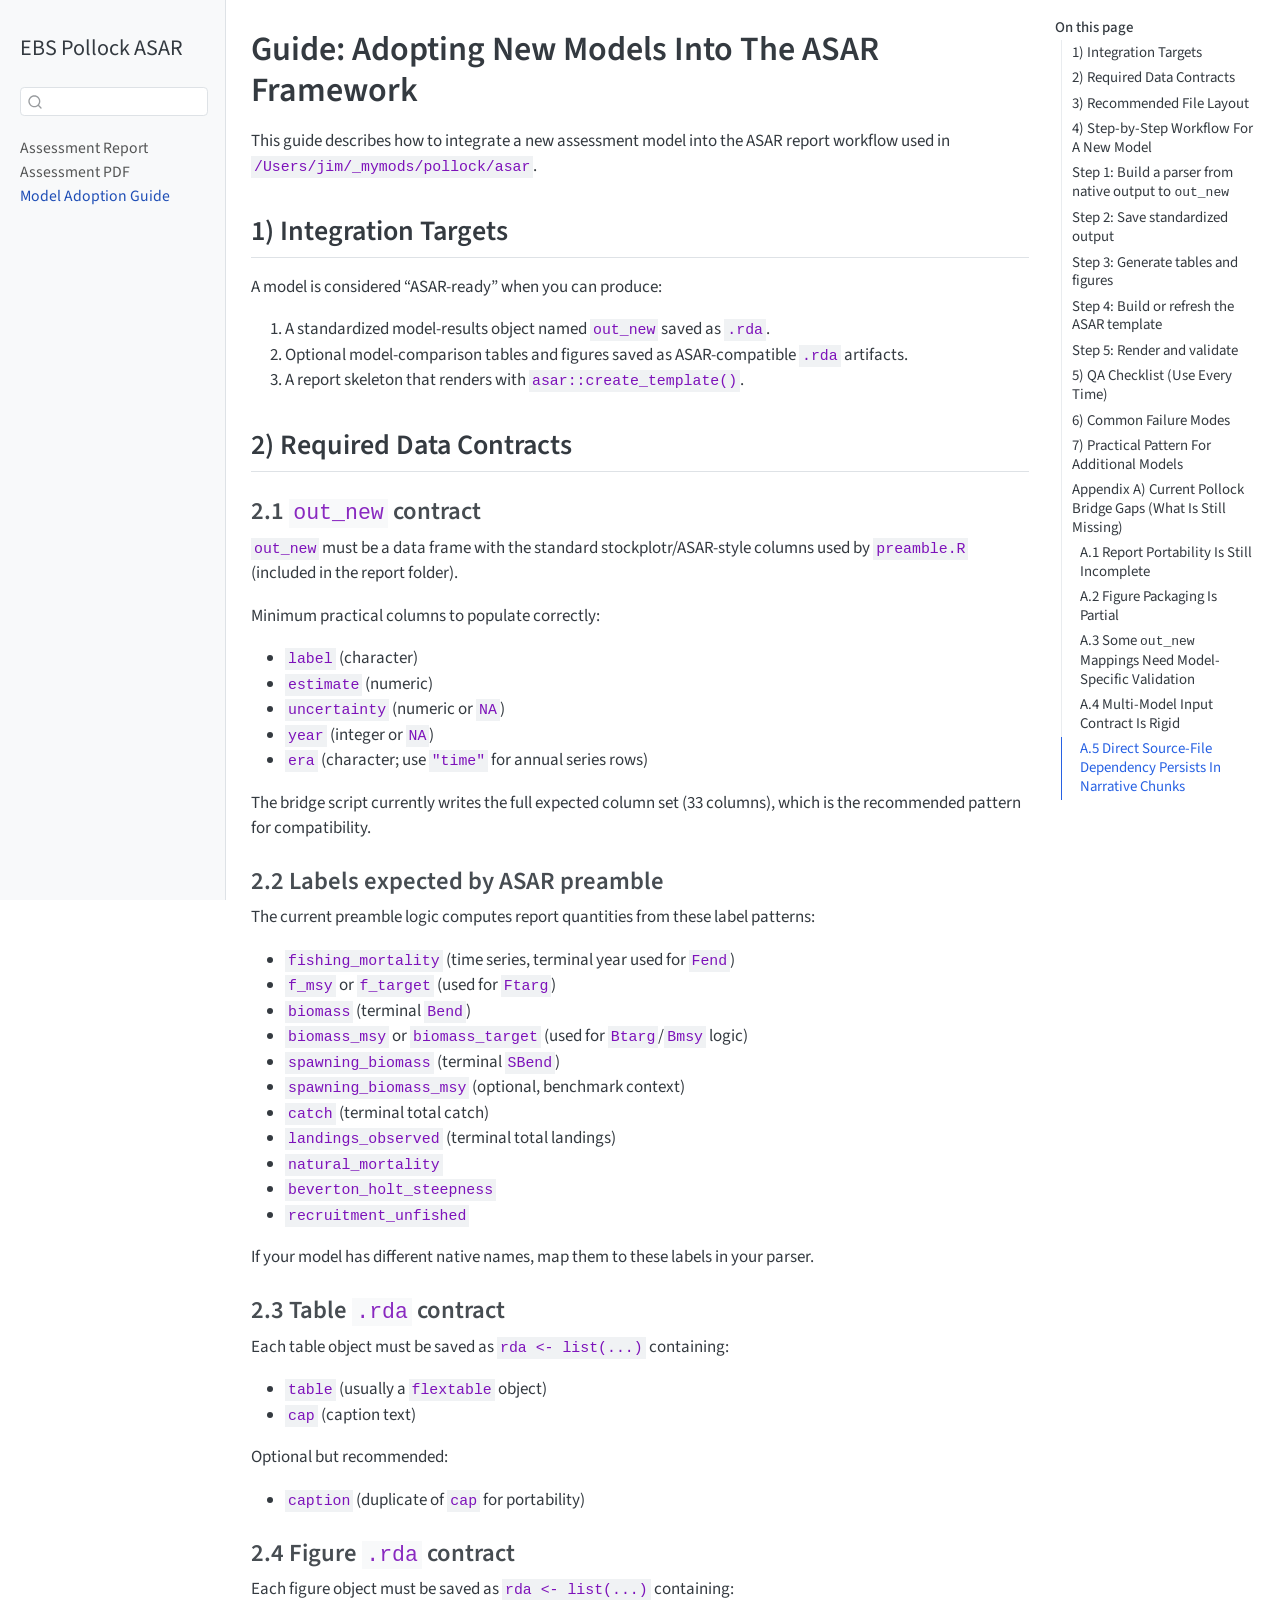
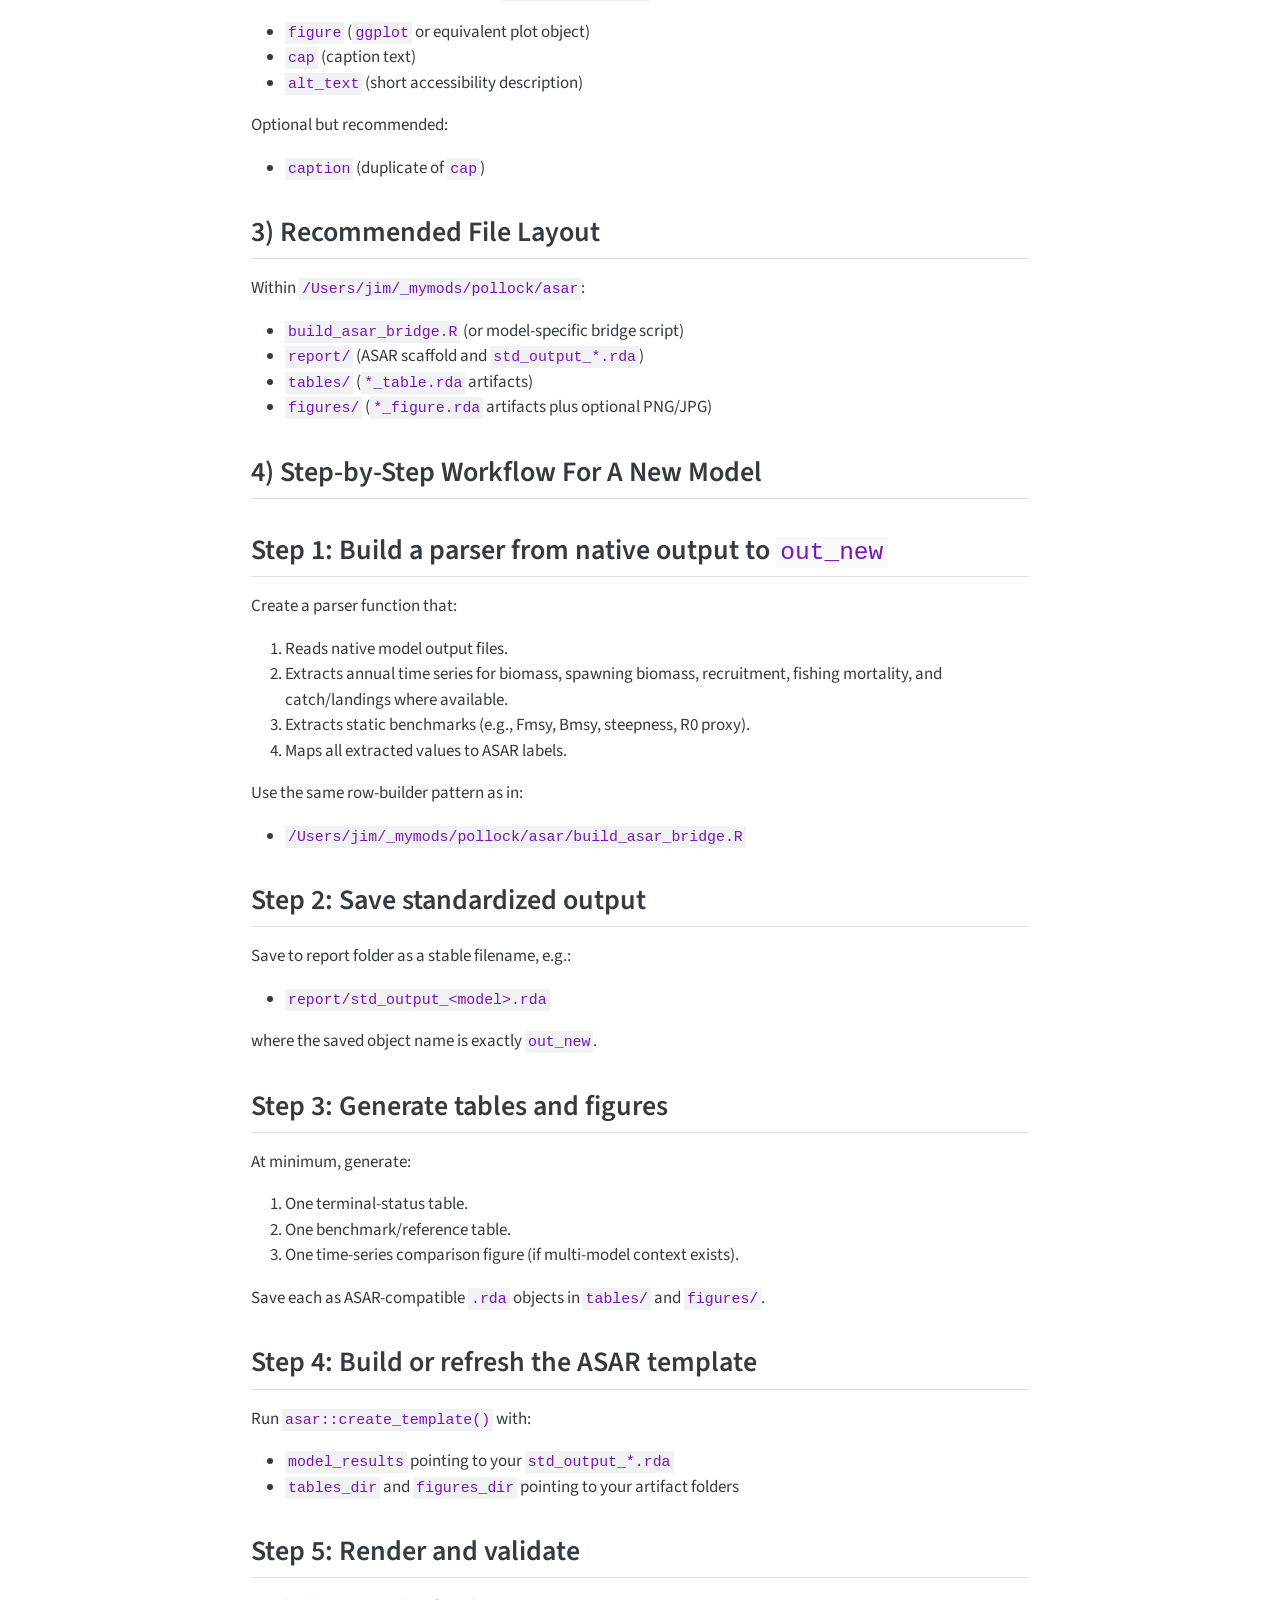
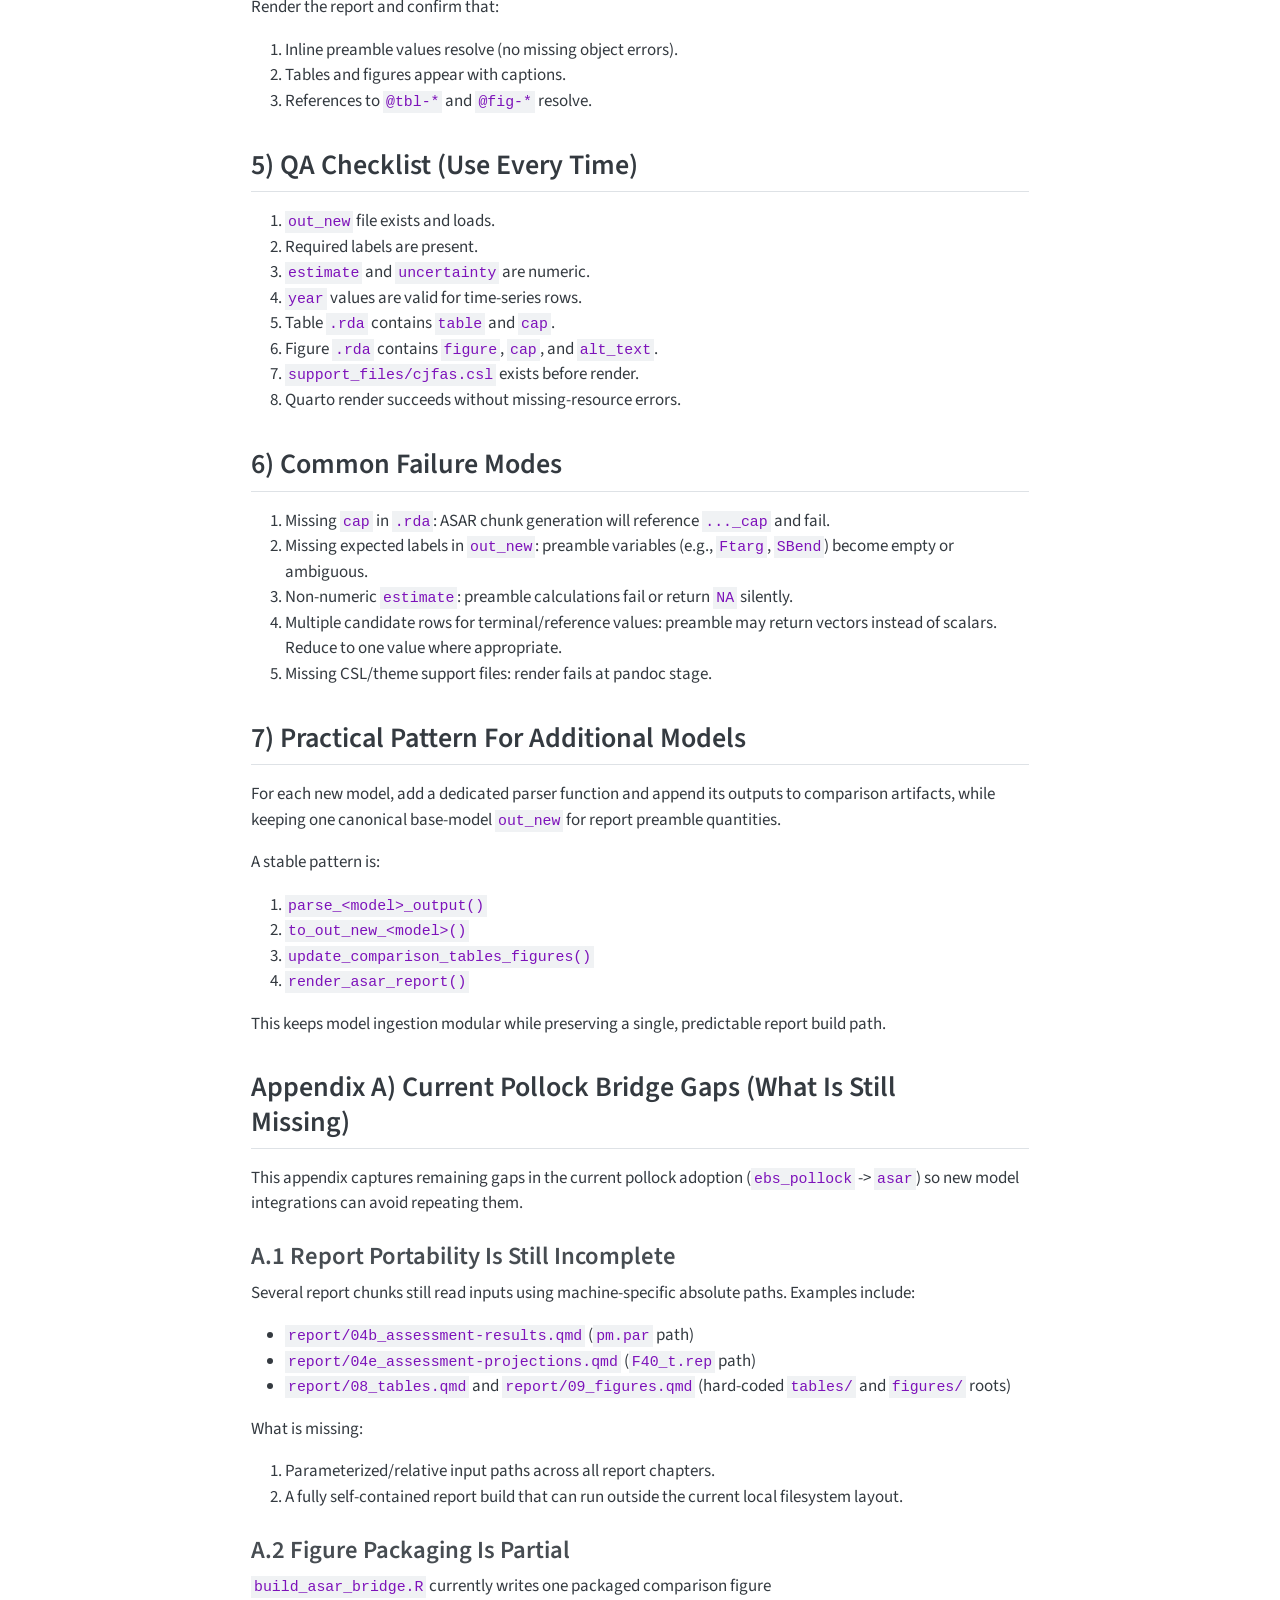
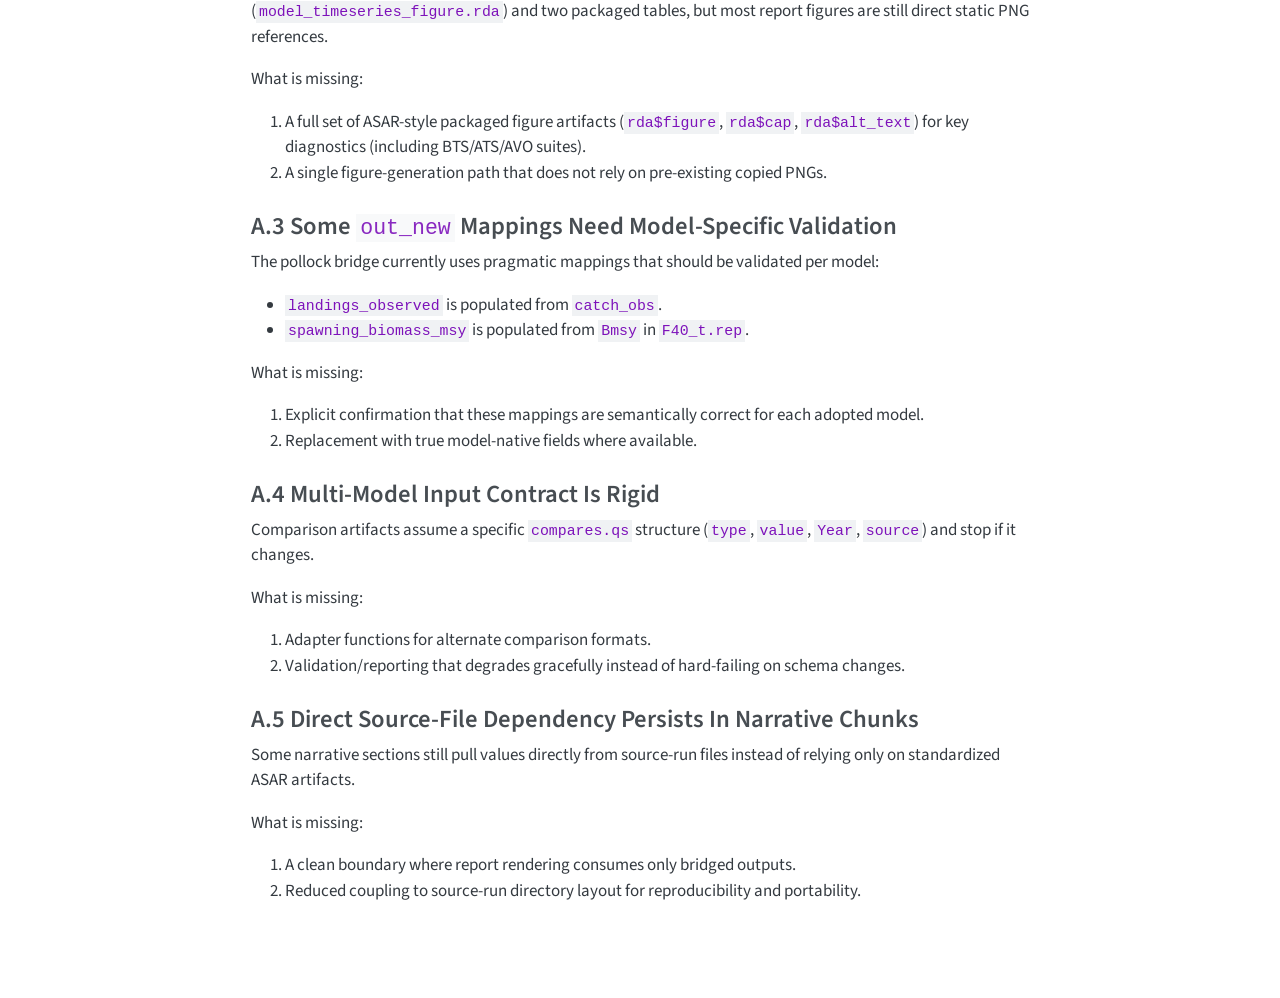
<file: docs/MODEL_ADOPTION_GUIDE.html>
<!DOCTYPE html>
<html xmlns="http://www.w3.org/1999/xhtml" lang="en" xml:lang="en"><head>

<meta charset="utf-8">
<meta name="generator" content="quarto-1.8.26">

<meta name="viewport" content="width=device-width, initial-scale=1.0, user-scalable=yes">


<title>Guide: Adopting New Models Into The ASAR Framework – EBS Pollock ASAR</title>
<style>
code{white-space: pre-wrap;}
span.smallcaps{font-variant: small-caps;}
div.columns{display: flex; gap: min(4vw, 1.5em);}
div.column{flex: auto; overflow-x: auto;}
div.hanging-indent{margin-left: 1.5em; text-indent: -1.5em;}
ul.task-list{list-style: none;}
ul.task-list li input[type="checkbox"] {
  width: 0.8em;
  margin: 0 0.8em 0.2em -1em; /* quarto-specific, see https://github.com/quarto-dev/quarto-cli/issues/4556 */ 
  vertical-align: middle;
}
</style>


<script src="site_libs/quarto-nav/quarto-nav.js"></script>
<script src="site_libs/quarto-nav/headroom.min.js"></script>
<script src="site_libs/clipboard/clipboard.min.js"></script>
<script src="site_libs/quarto-search/autocomplete.umd.js"></script>
<script src="site_libs/quarto-search/fuse.min.js"></script>
<script src="site_libs/quarto-search/quarto-search.js"></script>
<meta name="quarto:offset" content="./">
<script src="site_libs/quarto-html/quarto.js" type="module"></script>
<script src="site_libs/quarto-html/tabsets/tabsets.js" type="module"></script>
<script src="site_libs/quarto-html/axe/axe-check.js" type="module"></script>
<script src="site_libs/quarto-html/popper.min.js"></script>
<script src="site_libs/quarto-html/tippy.umd.min.js"></script>
<script src="site_libs/quarto-html/anchor.min.js"></script>
<link href="site_libs/quarto-html/tippy.css" rel="stylesheet">
<link href="site_libs/quarto-html/quarto-syntax-highlighting-587c61ba64f3a5504c4d52d930310e48.css" rel="stylesheet" id="quarto-text-highlighting-styles">
<script src="site_libs/bootstrap/bootstrap.min.js"></script>
<link href="site_libs/bootstrap/bootstrap-icons.css" rel="stylesheet">
<link href="site_libs/bootstrap/bootstrap-4469d617958d98ac575a98bb526105ec.min.css" rel="stylesheet" append-hash="true" id="quarto-bootstrap" data-mode="light">
<script id="quarto-search-options" type="application/json">{
  "location": "sidebar",
  "copy-button": false,
  "collapse-after": 3,
  "panel-placement": "start",
  "type": "textbox",
  "limit": 50,
  "keyboard-shortcut": [
    "f",
    "/",
    "s"
  ],
  "show-item-context": false,
  "language": {
    "search-no-results-text": "No results",
    "search-matching-documents-text": "matching documents",
    "search-copy-link-title": "Copy link to search",
    "search-hide-matches-text": "Hide additional matches",
    "search-more-match-text": "more match in this document",
    "search-more-matches-text": "more matches in this document",
    "search-clear-button-title": "Clear",
    "search-text-placeholder": "",
    "search-detached-cancel-button-title": "Cancel",
    "search-submit-button-title": "Submit",
    "search-label": "Search"
  }
}</script>


</head>

<body class="nav-sidebar docked quarto-light">

<div id="quarto-search-results"></div>
  <header id="quarto-header" class="headroom fixed-top">
  <nav class="quarto-secondary-nav">
    <div class="container-fluid d-flex">
      <button type="button" class="quarto-btn-toggle btn" data-bs-toggle="collapse" role="button" data-bs-target=".quarto-sidebar-collapse-item" aria-controls="quarto-sidebar" aria-expanded="false" aria-label="Toggle sidebar navigation" onclick="if (window.quartoToggleHeadroom) { window.quartoToggleHeadroom(); }">
        <i class="bi bi-layout-text-sidebar-reverse"></i>
      </button>
        <nav class="quarto-page-breadcrumbs" aria-label="breadcrumb"><ol class="breadcrumb"><li class="breadcrumb-item"><a href="./MODEL_ADOPTION_GUIDE.html">Model Adoption Guide</a></li></ol></nav>
        <a class="flex-grow-1" role="navigation" data-bs-toggle="collapse" data-bs-target=".quarto-sidebar-collapse-item" aria-controls="quarto-sidebar" aria-expanded="false" aria-label="Toggle sidebar navigation" onclick="if (window.quartoToggleHeadroom) { window.quartoToggleHeadroom(); }">      
        </a>
      <button type="button" class="btn quarto-search-button" aria-label="Search" onclick="window.quartoOpenSearch();">
        <i class="bi bi-search"></i>
      </button>
    </div>
  </nav>
</header>
<!-- content -->
<div id="quarto-content" class="quarto-container page-columns page-rows-contents page-layout-article">
<!-- sidebar -->
  <nav id="quarto-sidebar" class="sidebar collapse collapse-horizontal quarto-sidebar-collapse-item sidebar-navigation docked overflow-auto">
    <div class="pt-lg-2 mt-2 text-left sidebar-header">
    <div class="sidebar-title mb-0 py-0">
      <a href="./">EBS Pollock ASAR</a> 
    </div>
      </div>
        <div class="mt-2 flex-shrink-0 align-items-center">
        <div class="sidebar-search">
        <div id="quarto-search" class="" title="Search"></div>
        </div>
        </div>
    <div class="sidebar-menu-container"> 
    <ul class="list-unstyled mt-1">
        <li class="sidebar-item">
  <div class="sidebar-item-container"> 
  <a href="./index.html" class="sidebar-item-text sidebar-link">
 <span class="menu-text">Assessment Report</span></a>
  </div>
</li>
        <li class="sidebar-item">
  <div class="sidebar-item-container"> 
  <a href="./assessment_pdf.html" class="sidebar-item-text sidebar-link">
 <span class="menu-text">Assessment PDF</span></a>
  </div>
</li>
        <li class="sidebar-item">
  <div class="sidebar-item-container"> 
  <a href="./MODEL_ADOPTION_GUIDE.html" class="sidebar-item-text sidebar-link active">
 <span class="menu-text">Model Adoption Guide</span></a>
  </div>
</li>
    </ul>
    </div>
</nav>
<div id="quarto-sidebar-glass" class="quarto-sidebar-collapse-item" data-bs-toggle="collapse" data-bs-target=".quarto-sidebar-collapse-item"></div>
<!-- margin-sidebar -->
    <div id="quarto-margin-sidebar" class="sidebar margin-sidebar">
        <nav id="TOC" role="doc-toc" class="toc-active">
    <h2 id="toc-title">On this page</h2>
   
  <ul>
  <li><a href="#integration-targets" id="toc-integration-targets" class="nav-link active" data-scroll-target="#integration-targets">1) Integration Targets</a></li>
  <li><a href="#required-data-contracts" id="toc-required-data-contracts" class="nav-link" data-scroll-target="#required-data-contracts">2) Required Data Contracts</a>
  <ul class="collapse">
  <li><a href="#out_new-contract" id="toc-out_new-contract" class="nav-link" data-scroll-target="#out_new-contract">2.1 <code>out_new</code> contract</a></li>
  <li><a href="#labels-expected-by-asar-preamble" id="toc-labels-expected-by-asar-preamble" class="nav-link" data-scroll-target="#labels-expected-by-asar-preamble">2.2 Labels expected by ASAR preamble</a></li>
  <li><a href="#table-.rda-contract" id="toc-table-.rda-contract" class="nav-link" data-scroll-target="#table-.rda-contract">2.3 Table <code>.rda</code> contract</a></li>
  <li><a href="#figure-.rda-contract" id="toc-figure-.rda-contract" class="nav-link" data-scroll-target="#figure-.rda-contract">2.4 Figure <code>.rda</code> contract</a></li>
  </ul></li>
  <li><a href="#recommended-file-layout" id="toc-recommended-file-layout" class="nav-link" data-scroll-target="#recommended-file-layout">3) Recommended File Layout</a></li>
  <li><a href="#step-by-step-workflow-for-a-new-model" id="toc-step-by-step-workflow-for-a-new-model" class="nav-link" data-scroll-target="#step-by-step-workflow-for-a-new-model">4) Step-by-Step Workflow For A New Model</a></li>
  <li><a href="#step-1-build-a-parser-from-native-output-to-out_new" id="toc-step-1-build-a-parser-from-native-output-to-out_new" class="nav-link" data-scroll-target="#step-1-build-a-parser-from-native-output-to-out_new">Step 1: Build a parser from native output to <code>out_new</code></a></li>
  <li><a href="#step-2-save-standardized-output" id="toc-step-2-save-standardized-output" class="nav-link" data-scroll-target="#step-2-save-standardized-output">Step 2: Save standardized output</a></li>
  <li><a href="#step-3-generate-tables-and-figures" id="toc-step-3-generate-tables-and-figures" class="nav-link" data-scroll-target="#step-3-generate-tables-and-figures">Step 3: Generate tables and figures</a></li>
  <li><a href="#step-4-build-or-refresh-the-asar-template" id="toc-step-4-build-or-refresh-the-asar-template" class="nav-link" data-scroll-target="#step-4-build-or-refresh-the-asar-template">Step 4: Build or refresh the ASAR template</a></li>
  <li><a href="#step-5-render-and-validate" id="toc-step-5-render-and-validate" class="nav-link" data-scroll-target="#step-5-render-and-validate">Step 5: Render and validate</a></li>
  <li><a href="#qa-checklist-use-every-time" id="toc-qa-checklist-use-every-time" class="nav-link" data-scroll-target="#qa-checklist-use-every-time">5) QA Checklist (Use Every Time)</a></li>
  <li><a href="#common-failure-modes" id="toc-common-failure-modes" class="nav-link" data-scroll-target="#common-failure-modes">6) Common Failure Modes</a></li>
  <li><a href="#practical-pattern-for-additional-models" id="toc-practical-pattern-for-additional-models" class="nav-link" data-scroll-target="#practical-pattern-for-additional-models">7) Practical Pattern For Additional Models</a></li>
  <li><a href="#appendix-a-current-pollock-bridge-gaps-what-is-still-missing" id="toc-appendix-a-current-pollock-bridge-gaps-what-is-still-missing" class="nav-link" data-scroll-target="#appendix-a-current-pollock-bridge-gaps-what-is-still-missing">Appendix A) Current Pollock Bridge Gaps (What Is Still Missing)</a>
  <ul class="collapse">
  <li><a href="#a.1-report-portability-is-still-incomplete" id="toc-a.1-report-portability-is-still-incomplete" class="nav-link" data-scroll-target="#a.1-report-portability-is-still-incomplete">A.1 Report Portability Is Still Incomplete</a></li>
  <li><a href="#a.2-figure-packaging-is-partial" id="toc-a.2-figure-packaging-is-partial" class="nav-link" data-scroll-target="#a.2-figure-packaging-is-partial">A.2 Figure Packaging Is Partial</a></li>
  <li><a href="#a.3-some-out_new-mappings-need-model-specific-validation" id="toc-a.3-some-out_new-mappings-need-model-specific-validation" class="nav-link" data-scroll-target="#a.3-some-out_new-mappings-need-model-specific-validation">A.3 Some <code>out_new</code> Mappings Need Model-Specific Validation</a></li>
  <li><a href="#a.4-multi-model-input-contract-is-rigid" id="toc-a.4-multi-model-input-contract-is-rigid" class="nav-link" data-scroll-target="#a.4-multi-model-input-contract-is-rigid">A.4 Multi-Model Input Contract Is Rigid</a></li>
  <li><a href="#a.5-direct-source-file-dependency-persists-in-narrative-chunks" id="toc-a.5-direct-source-file-dependency-persists-in-narrative-chunks" class="nav-link" data-scroll-target="#a.5-direct-source-file-dependency-persists-in-narrative-chunks">A.5 Direct Source-File Dependency Persists In Narrative Chunks</a></li>
  </ul></li>
  </ul>
</nav>
    </div>
<!-- main -->
<main class="content" id="quarto-document-content">

<header id="title-block-header" class="quarto-title-block default">
<div class="quarto-title">
<h1 class="title">Guide: Adopting New Models Into The ASAR Framework</h1>
</div>



<div class="quarto-title-meta">

    
  
    
  </div>
  


</header>


<p>This guide describes how to integrate a new assessment model into the ASAR report workflow used in <code>/Users/jim/_mymods/pollock/asar</code>.</p>
<section id="integration-targets" class="level2">
<h2 class="anchored" data-anchor-id="integration-targets">1) Integration Targets</h2>
<p>A model is considered “ASAR-ready” when you can produce:</p>
<ol type="1">
<li>A standardized model-results object named <code>out_new</code> saved as <code>.rda</code>.</li>
<li>Optional model-comparison tables and figures saved as ASAR-compatible <code>.rda</code> artifacts.</li>
<li>A report skeleton that renders with <code>asar::create_template()</code>.</li>
</ol>
</section>
<section id="required-data-contracts" class="level2">
<h2 class="anchored" data-anchor-id="required-data-contracts">2) Required Data Contracts</h2>
<section id="out_new-contract" class="level3">
<h3 class="anchored" data-anchor-id="out_new-contract">2.1 <code>out_new</code> contract</h3>
<p><code>out_new</code> must be a data frame with the standard stockplotr/ASAR-style columns used by <code>preamble.R</code> (included in the report folder).</p>
<p>Minimum practical columns to populate correctly:</p>
<ul>
<li><code>label</code> (character)</li>
<li><code>estimate</code> (numeric)</li>
<li><code>uncertainty</code> (numeric or <code>NA</code>)</li>
<li><code>year</code> (integer or <code>NA</code>)</li>
<li><code>era</code> (character; use <code>"time"</code> for annual series rows)</li>
</ul>
<p>The bridge script currently writes the full expected column set (33 columns), which is the recommended pattern for compatibility.</p>
</section>
<section id="labels-expected-by-asar-preamble" class="level3">
<h3 class="anchored" data-anchor-id="labels-expected-by-asar-preamble">2.2 Labels expected by ASAR preamble</h3>
<p>The current preamble logic computes report quantities from these label patterns:</p>
<ul>
<li><code>fishing_mortality</code> (time series, terminal year used for <code>Fend</code>)</li>
<li><code>f_msy</code> or <code>f_target</code> (used for <code>Ftarg</code>)</li>
<li><code>biomass</code> (terminal <code>Bend</code>)</li>
<li><code>biomass_msy</code> or <code>biomass_target</code> (used for <code>Btarg</code>/<code>Bmsy</code> logic)</li>
<li><code>spawning_biomass</code> (terminal <code>SBend</code>)</li>
<li><code>spawning_biomass_msy</code> (optional, benchmark context)</li>
<li><code>catch</code> (terminal total catch)</li>
<li><code>landings_observed</code> (terminal total landings)</li>
<li><code>natural_mortality</code></li>
<li><code>beverton_holt_steepness</code></li>
<li><code>recruitment_unfished</code></li>
</ul>
<p>If your model has different native names, map them to these labels in your parser.</p>
</section>
<section id="table-.rda-contract" class="level3">
<h3 class="anchored" data-anchor-id="table-.rda-contract">2.3 Table <code>.rda</code> contract</h3>
<p>Each table object must be saved as <code>rda &lt;- list(...)</code> containing:</p>
<ul>
<li><code>table</code> (usually a <code>flextable</code> object)</li>
<li><code>cap</code> (caption text)</li>
</ul>
<p>Optional but recommended:</p>
<ul>
<li><code>caption</code> (duplicate of <code>cap</code> for portability)</li>
</ul>
</section>
<section id="figure-.rda-contract" class="level3">
<h3 class="anchored" data-anchor-id="figure-.rda-contract">2.4 Figure <code>.rda</code> contract</h3>
<p>Each figure object must be saved as <code>rda &lt;- list(...)</code> containing:</p>
<ul>
<li><code>figure</code> (<code>ggplot</code> or equivalent plot object)</li>
<li><code>cap</code> (caption text)</li>
<li><code>alt_text</code> (short accessibility description)</li>
</ul>
<p>Optional but recommended:</p>
<ul>
<li><code>caption</code> (duplicate of <code>cap</code>)</li>
</ul>
</section>
</section>
<section id="recommended-file-layout" class="level2">
<h2 class="anchored" data-anchor-id="recommended-file-layout">3) Recommended File Layout</h2>
<p>Within <code>/Users/jim/_mymods/pollock/asar</code>:</p>
<ul>
<li><code>build_asar_bridge.R</code> (or model-specific bridge script)</li>
<li><code>report/</code> (ASAR scaffold and <code>std_output_*.rda</code>)</li>
<li><code>tables/</code> (<code>*_table.rda</code> artifacts)</li>
<li><code>figures/</code> (<code>*_figure.rda</code> artifacts plus optional PNG/JPG)</li>
</ul>
</section>
<section id="step-by-step-workflow-for-a-new-model" class="level2">
<h2 class="anchored" data-anchor-id="step-by-step-workflow-for-a-new-model">4) Step-by-Step Workflow For A New Model</h2>
</section>
<section id="step-1-build-a-parser-from-native-output-to-out_new" class="level2">
<h2 class="anchored" data-anchor-id="step-1-build-a-parser-from-native-output-to-out_new">Step 1: Build a parser from native output to <code>out_new</code></h2>
<p>Create a parser function that:</p>
<ol type="1">
<li>Reads native model output files.</li>
<li>Extracts annual time series for biomass, spawning biomass, recruitment, fishing mortality, and catch/landings where available.</li>
<li>Extracts static benchmarks (e.g., Fmsy, Bmsy, steepness, R0 proxy).</li>
<li>Maps all extracted values to ASAR labels.</li>
</ol>
<p>Use the same row-builder pattern as in:</p>
<ul>
<li><code>/Users/jim/_mymods/pollock/asar/build_asar_bridge.R</code></li>
</ul>
</section>
<section id="step-2-save-standardized-output" class="level2">
<h2 class="anchored" data-anchor-id="step-2-save-standardized-output">Step 2: Save standardized output</h2>
<p>Save to report folder as a stable filename, e.g.:</p>
<ul>
<li><code>report/std_output_&lt;model&gt;.rda</code></li>
</ul>
<p>where the saved object name is exactly <code>out_new</code>.</p>
</section>
<section id="step-3-generate-tables-and-figures" class="level2">
<h2 class="anchored" data-anchor-id="step-3-generate-tables-and-figures">Step 3: Generate tables and figures</h2>
<p>At minimum, generate:</p>
<ol type="1">
<li>One terminal-status table.</li>
<li>One benchmark/reference table.</li>
<li>One time-series comparison figure (if multi-model context exists).</li>
</ol>
<p>Save each as ASAR-compatible <code>.rda</code> objects in <code>tables/</code> and <code>figures/</code>.</p>
</section>
<section id="step-4-build-or-refresh-the-asar-template" class="level2">
<h2 class="anchored" data-anchor-id="step-4-build-or-refresh-the-asar-template">Step 4: Build or refresh the ASAR template</h2>
<p>Run <code>asar::create_template()</code> with:</p>
<ul>
<li><code>model_results</code> pointing to your <code>std_output_*.rda</code></li>
<li><code>tables_dir</code> and <code>figures_dir</code> pointing to your artifact folders</li>
</ul>
</section>
<section id="step-5-render-and-validate" class="level2">
<h2 class="anchored" data-anchor-id="step-5-render-and-validate">Step 5: Render and validate</h2>
<p>Render the report and confirm that:</p>
<ol type="1">
<li>Inline preamble values resolve (no missing object errors).</li>
<li>Tables and figures appear with captions.</li>
<li>References to <code>@tbl-*</code> and <code>@fig-*</code> resolve.</li>
</ol>
</section>
<section id="qa-checklist-use-every-time" class="level2">
<h2 class="anchored" data-anchor-id="qa-checklist-use-every-time">5) QA Checklist (Use Every Time)</h2>
<ol type="1">
<li><code>out_new</code> file exists and loads.</li>
<li>Required labels are present.</li>
<li><code>estimate</code> and <code>uncertainty</code> are numeric.</li>
<li><code>year</code> values are valid for time-series rows.</li>
<li>Table <code>.rda</code> contains <code>table</code> and <code>cap</code>.</li>
<li>Figure <code>.rda</code> contains <code>figure</code>, <code>cap</code>, and <code>alt_text</code>.</li>
<li><code>support_files/cjfas.csl</code> exists before render.</li>
<li>Quarto render succeeds without missing-resource errors.</li>
</ol>
</section>
<section id="common-failure-modes" class="level2">
<h2 class="anchored" data-anchor-id="common-failure-modes">6) Common Failure Modes</h2>
<ol type="1">
<li>Missing <code>cap</code> in <code>.rda</code>: ASAR chunk generation will reference <code>..._cap</code> and fail.</li>
<li>Missing expected labels in <code>out_new</code>: preamble variables (e.g., <code>Ftarg</code>, <code>SBend</code>) become empty or ambiguous.</li>
<li>Non-numeric <code>estimate</code>: preamble calculations fail or return <code>NA</code> silently.</li>
<li>Multiple candidate rows for terminal/reference values: preamble may return vectors instead of scalars. Reduce to one value where appropriate.</li>
<li>Missing CSL/theme support files: render fails at pandoc stage.</li>
</ol>
</section>
<section id="practical-pattern-for-additional-models" class="level2">
<h2 class="anchored" data-anchor-id="practical-pattern-for-additional-models">7) Practical Pattern For Additional Models</h2>
<p>For each new model, add a dedicated parser function and append its outputs to comparison artifacts, while keeping one canonical base-model <code>out_new</code> for report preamble quantities.</p>
<p>A stable pattern is:</p>
<ol type="1">
<li><code>parse_&lt;model&gt;_output()</code></li>
<li><code>to_out_new_&lt;model&gt;()</code></li>
<li><code>update_comparison_tables_figures()</code></li>
<li><code>render_asar_report()</code></li>
</ol>
<p>This keeps model ingestion modular while preserving a single, predictable report build path.</p>
</section>
<section id="appendix-a-current-pollock-bridge-gaps-what-is-still-missing" class="level2">
<h2 class="anchored" data-anchor-id="appendix-a-current-pollock-bridge-gaps-what-is-still-missing">Appendix A) Current Pollock Bridge Gaps (What Is Still Missing)</h2>
<p>This appendix captures remaining gaps in the current pollock adoption (<code>ebs_pollock</code> -&gt; <code>asar</code>) so new model integrations can avoid repeating them.</p>
<section id="a.1-report-portability-is-still-incomplete" class="level3">
<h3 class="anchored" data-anchor-id="a.1-report-portability-is-still-incomplete">A.1 Report Portability Is Still Incomplete</h3>
<p>Several report chunks still read inputs using machine-specific absolute paths. Examples include:</p>
<ul>
<li><code>report/04b_assessment-results.qmd</code> (<code>pm.par</code> path)</li>
<li><code>report/04e_assessment-projections.qmd</code> (<code>F40_t.rep</code> path)</li>
<li><code>report/08_tables.qmd</code> and <code>report/09_figures.qmd</code> (hard-coded <code>tables/</code> and <code>figures/</code> roots)</li>
</ul>
<p>What is missing:</p>
<ol type="1">
<li>Parameterized/relative input paths across all report chapters.</li>
<li>A fully self-contained report build that can run outside the current local filesystem layout.</li>
</ol>
</section>
<section id="a.2-figure-packaging-is-partial" class="level3">
<h3 class="anchored" data-anchor-id="a.2-figure-packaging-is-partial">A.2 Figure Packaging Is Partial</h3>
<p><code>build_asar_bridge.R</code> currently writes one packaged comparison figure (<code>model_timeseries_figure.rda</code>) and two packaged tables, but most report figures are still direct static PNG references.</p>
<p>What is missing:</p>
<ol type="1">
<li>A full set of ASAR-style packaged figure artifacts (<code>rda$figure</code>, <code>rda$cap</code>, <code>rda$alt_text</code>) for key diagnostics (including BTS/ATS/AVO suites).</li>
<li>A single figure-generation path that does not rely on pre-existing copied PNGs.</li>
</ol>
</section>
<section id="a.3-some-out_new-mappings-need-model-specific-validation" class="level3">
<h3 class="anchored" data-anchor-id="a.3-some-out_new-mappings-need-model-specific-validation">A.3 Some <code>out_new</code> Mappings Need Model-Specific Validation</h3>
<p>The pollock bridge currently uses pragmatic mappings that should be validated per model:</p>
<ul>
<li><code>landings_observed</code> is populated from <code>catch_obs</code>.</li>
<li><code>spawning_biomass_msy</code> is populated from <code>Bmsy</code> in <code>F40_t.rep</code>.</li>
</ul>
<p>What is missing:</p>
<ol type="1">
<li>Explicit confirmation that these mappings are semantically correct for each adopted model.</li>
<li>Replacement with true model-native fields where available.</li>
</ol>
</section>
<section id="a.4-multi-model-input-contract-is-rigid" class="level3">
<h3 class="anchored" data-anchor-id="a.4-multi-model-input-contract-is-rigid">A.4 Multi-Model Input Contract Is Rigid</h3>
<p>Comparison artifacts assume a specific <code>compares.qs</code> structure (<code>type</code>, <code>value</code>, <code>Year</code>, <code>source</code>) and stop if it changes.</p>
<p>What is missing:</p>
<ol type="1">
<li>Adapter functions for alternate comparison formats.</li>
<li>Validation/reporting that degrades gracefully instead of hard-failing on schema changes.</li>
</ol>
</section>
<section id="a.5-direct-source-file-dependency-persists-in-narrative-chunks" class="level3">
<h3 class="anchored" data-anchor-id="a.5-direct-source-file-dependency-persists-in-narrative-chunks">A.5 Direct Source-File Dependency Persists In Narrative Chunks</h3>
<p>Some narrative sections still pull values directly from source-run files instead of relying only on standardized ASAR artifacts.</p>
<p>What is missing:</p>
<ol type="1">
<li>A clean boundary where report rendering consumes only bridged outputs.</li>
<li>Reduced coupling to source-run directory layout for reproducibility and portability.</li>
</ol>


</section>
</section>

</main> <!-- /main -->
<script id="quarto-html-after-body" type="application/javascript">
  window.document.addEventListener("DOMContentLoaded", function (event) {
    const icon = "";
    const anchorJS = new window.AnchorJS();
    anchorJS.options = {
      placement: 'right',
      icon: icon
    };
    anchorJS.add('.anchored');
    const isCodeAnnotation = (el) => {
      for (const clz of el.classList) {
        if (clz.startsWith('code-annotation-')) {                     
          return true;
        }
      }
      return false;
    }
    const onCopySuccess = function(e) {
      // button target
      const button = e.trigger;
      // don't keep focus
      button.blur();
      // flash "checked"
      button.classList.add('code-copy-button-checked');
      var currentTitle = button.getAttribute("title");
      button.setAttribute("title", "Copied!");
      let tooltip;
      if (window.bootstrap) {
        button.setAttribute("data-bs-toggle", "tooltip");
        button.setAttribute("data-bs-placement", "left");
        button.setAttribute("data-bs-title", "Copied!");
        tooltip = new bootstrap.Tooltip(button, 
          { trigger: "manual", 
            customClass: "code-copy-button-tooltip",
            offset: [0, -8]});
        tooltip.show();    
      }
      setTimeout(function() {
        if (tooltip) {
          tooltip.hide();
          button.removeAttribute("data-bs-title");
          button.removeAttribute("data-bs-toggle");
          button.removeAttribute("data-bs-placement");
        }
        button.setAttribute("title", currentTitle);
        button.classList.remove('code-copy-button-checked');
      }, 1000);
      // clear code selection
      e.clearSelection();
    }
    const getTextToCopy = function(trigger) {
      const outerScaffold = trigger.parentElement.cloneNode(true);
      const codeEl = outerScaffold.querySelector('code');
      for (const childEl of codeEl.children) {
        if (isCodeAnnotation(childEl)) {
          childEl.remove();
        }
      }
      return codeEl.innerText;
    }
    const clipboard = new window.ClipboardJS('.code-copy-button:not([data-in-quarto-modal])', {
      text: getTextToCopy
    });
    clipboard.on('success', onCopySuccess);
    if (window.document.getElementById('quarto-embedded-source-code-modal')) {
      const clipboardModal = new window.ClipboardJS('.code-copy-button[data-in-quarto-modal]', {
        text: getTextToCopy,
        container: window.document.getElementById('quarto-embedded-source-code-modal')
      });
      clipboardModal.on('success', onCopySuccess);
    }
      var localhostRegex = new RegExp(/^(?:http|https):\/\/localhost\:?[0-9]*\//);
      var mailtoRegex = new RegExp(/^mailto:/);
        var filterRegex = new RegExp('/' + window.location.host + '/');
      var isInternal = (href) => {
          return filterRegex.test(href) || localhostRegex.test(href) || mailtoRegex.test(href);
      }
      // Inspect non-navigation links and adorn them if external
     var links = window.document.querySelectorAll('a[href]:not(.nav-link):not(.navbar-brand):not(.toc-action):not(.sidebar-link):not(.sidebar-item-toggle):not(.pagination-link):not(.no-external):not([aria-hidden]):not(.dropdown-item):not(.quarto-navigation-tool):not(.about-link)');
      for (var i=0; i<links.length; i++) {
        const link = links[i];
        if (!isInternal(link.href)) {
          // undo the damage that might have been done by quarto-nav.js in the case of
          // links that we want to consider external
          if (link.dataset.originalHref !== undefined) {
            link.href = link.dataset.originalHref;
          }
        }
      }
    function tippyHover(el, contentFn, onTriggerFn, onUntriggerFn) {
      const config = {
        allowHTML: true,
        maxWidth: 500,
        delay: 100,
        arrow: false,
        appendTo: function(el) {
            return el.parentElement;
        },
        interactive: true,
        interactiveBorder: 10,
        theme: 'quarto',
        placement: 'bottom-start',
      };
      if (contentFn) {
        config.content = contentFn;
      }
      if (onTriggerFn) {
        config.onTrigger = onTriggerFn;
      }
      if (onUntriggerFn) {
        config.onUntrigger = onUntriggerFn;
      }
      window.tippy(el, config); 
    }
    const noterefs = window.document.querySelectorAll('a[role="doc-noteref"]');
    for (var i=0; i<noterefs.length; i++) {
      const ref = noterefs[i];
      tippyHover(ref, function() {
        // use id or data attribute instead here
        let href = ref.getAttribute('data-footnote-href') || ref.getAttribute('href');
        try { href = new URL(href).hash; } catch {}
        const id = href.replace(/^#\/?/, "");
        const note = window.document.getElementById(id);
        if (note) {
          return note.innerHTML;
        } else {
          return "";
        }
      });
    }
    const xrefs = window.document.querySelectorAll('a.quarto-xref');
    const processXRef = (id, note) => {
      // Strip column container classes
      const stripColumnClz = (el) => {
        el.classList.remove("page-full", "page-columns");
        if (el.children) {
          for (const child of el.children) {
            stripColumnClz(child);
          }
        }
      }
      stripColumnClz(note)
      if (id === null || id.startsWith('sec-')) {
        // Special case sections, only their first couple elements
        const container = document.createElement("div");
        if (note.children && note.children.length > 2) {
          container.appendChild(note.children[0].cloneNode(true));
          for (let i = 1; i < note.children.length; i++) {
            const child = note.children[i];
            if (child.tagName === "P" && child.innerText === "") {
              continue;
            } else {
              container.appendChild(child.cloneNode(true));
              break;
            }
          }
          if (window.Quarto?.typesetMath) {
            window.Quarto.typesetMath(container);
          }
          return container.innerHTML
        } else {
          if (window.Quarto?.typesetMath) {
            window.Quarto.typesetMath(note);
          }
          return note.innerHTML;
        }
      } else {
        // Remove any anchor links if they are present
        const anchorLink = note.querySelector('a.anchorjs-link');
        if (anchorLink) {
          anchorLink.remove();
        }
        if (window.Quarto?.typesetMath) {
          window.Quarto.typesetMath(note);
        }
        if (note.classList.contains("callout")) {
          return note.outerHTML;
        } else {
          return note.innerHTML;
        }
      }
    }
    for (var i=0; i<xrefs.length; i++) {
      const xref = xrefs[i];
      tippyHover(xref, undefined, function(instance) {
        instance.disable();
        let url = xref.getAttribute('href');
        let hash = undefined; 
        if (url.startsWith('#')) {
          hash = url;
        } else {
          try { hash = new URL(url).hash; } catch {}
        }
        if (hash) {
          const id = hash.replace(/^#\/?/, "");
          const note = window.document.getElementById(id);
          if (note !== null) {
            try {
              const html = processXRef(id, note.cloneNode(true));
              instance.setContent(html);
            } finally {
              instance.enable();
              instance.show();
            }
          } else {
            // See if we can fetch this
            fetch(url.split('#')[0])
            .then(res => res.text())
            .then(html => {
              const parser = new DOMParser();
              const htmlDoc = parser.parseFromString(html, "text/html");
              const note = htmlDoc.getElementById(id);
              if (note !== null) {
                const html = processXRef(id, note);
                instance.setContent(html);
              } 
            }).finally(() => {
              instance.enable();
              instance.show();
            });
          }
        } else {
          // See if we can fetch a full url (with no hash to target)
          // This is a special case and we should probably do some content thinning / targeting
          fetch(url)
          .then(res => res.text())
          .then(html => {
            const parser = new DOMParser();
            const htmlDoc = parser.parseFromString(html, "text/html");
            const note = htmlDoc.querySelector('main.content');
            if (note !== null) {
              // This should only happen for chapter cross references
              // (since there is no id in the URL)
              // remove the first header
              if (note.children.length > 0 && note.children[0].tagName === "HEADER") {
                note.children[0].remove();
              }
              const html = processXRef(null, note);
              instance.setContent(html);
            } 
          }).finally(() => {
            instance.enable();
            instance.show();
          });
        }
      }, function(instance) {
      });
    }
        let selectedAnnoteEl;
        const selectorForAnnotation = ( cell, annotation) => {
          let cellAttr = 'data-code-cell="' + cell + '"';
          let lineAttr = 'data-code-annotation="' +  annotation + '"';
          const selector = 'span[' + cellAttr + '][' + lineAttr + ']';
          return selector;
        }
        const selectCodeLines = (annoteEl) => {
          const doc = window.document;
          const targetCell = annoteEl.getAttribute("data-target-cell");
          const targetAnnotation = annoteEl.getAttribute("data-target-annotation");
          const annoteSpan = window.document.querySelector(selectorForAnnotation(targetCell, targetAnnotation));
          const lines = annoteSpan.getAttribute("data-code-lines").split(",");
          const lineIds = lines.map((line) => {
            return targetCell + "-" + line;
          })
          let top = null;
          let height = null;
          let parent = null;
          if (lineIds.length > 0) {
              //compute the position of the single el (top and bottom and make a div)
              const el = window.document.getElementById(lineIds[0]);
              top = el.offsetTop;
              height = el.offsetHeight;
              parent = el.parentElement.parentElement;
            if (lineIds.length > 1) {
              const lastEl = window.document.getElementById(lineIds[lineIds.length - 1]);
              const bottom = lastEl.offsetTop + lastEl.offsetHeight;
              height = bottom - top;
            }
            if (top !== null && height !== null && parent !== null) {
              // cook up a div (if necessary) and position it 
              let div = window.document.getElementById("code-annotation-line-highlight");
              if (div === null) {
                div = window.document.createElement("div");
                div.setAttribute("id", "code-annotation-line-highlight");
                div.style.position = 'absolute';
                parent.appendChild(div);
              }
              div.style.top = top - 2 + "px";
              div.style.height = height + 4 + "px";
              div.style.left = 0;
              let gutterDiv = window.document.getElementById("code-annotation-line-highlight-gutter");
              if (gutterDiv === null) {
                gutterDiv = window.document.createElement("div");
                gutterDiv.setAttribute("id", "code-annotation-line-highlight-gutter");
                gutterDiv.style.position = 'absolute';
                const codeCell = window.document.getElementById(targetCell);
                const gutter = codeCell.querySelector('.code-annotation-gutter');
                gutter.appendChild(gutterDiv);
              }
              gutterDiv.style.top = top - 2 + "px";
              gutterDiv.style.height = height + 4 + "px";
            }
            selectedAnnoteEl = annoteEl;
          }
        };
        const unselectCodeLines = () => {
          const elementsIds = ["code-annotation-line-highlight", "code-annotation-line-highlight-gutter"];
          elementsIds.forEach((elId) => {
            const div = window.document.getElementById(elId);
            if (div) {
              div.remove();
            }
          });
          selectedAnnoteEl = undefined;
        };
          // Handle positioning of the toggle
      window.addEventListener(
        "resize",
        throttle(() => {
          elRect = undefined;
          if (selectedAnnoteEl) {
            selectCodeLines(selectedAnnoteEl);
          }
        }, 10)
      );
      function throttle(fn, ms) {
      let throttle = false;
      let timer;
        return (...args) => {
          if(!throttle) { // first call gets through
              fn.apply(this, args);
              throttle = true;
          } else { // all the others get throttled
              if(timer) clearTimeout(timer); // cancel #2
              timer = setTimeout(() => {
                fn.apply(this, args);
                timer = throttle = false;
              }, ms);
          }
        };
      }
        // Attach click handler to the DT
        const annoteDls = window.document.querySelectorAll('dt[data-target-cell]');
        for (const annoteDlNode of annoteDls) {
          annoteDlNode.addEventListener('click', (event) => {
            const clickedEl = event.target;
            if (clickedEl !== selectedAnnoteEl) {
              unselectCodeLines();
              const activeEl = window.document.querySelector('dt[data-target-cell].code-annotation-active');
              if (activeEl) {
                activeEl.classList.remove('code-annotation-active');
              }
              selectCodeLines(clickedEl);
              clickedEl.classList.add('code-annotation-active');
            } else {
              // Unselect the line
              unselectCodeLines();
              clickedEl.classList.remove('code-annotation-active');
            }
          });
        }
    const findCites = (el) => {
      const parentEl = el.parentElement;
      if (parentEl) {
        const cites = parentEl.dataset.cites;
        if (cites) {
          return {
            el,
            cites: cites.split(' ')
          };
        } else {
          return findCites(el.parentElement)
        }
      } else {
        return undefined;
      }
    };
    var bibliorefs = window.document.querySelectorAll('a[role="doc-biblioref"]');
    for (var i=0; i<bibliorefs.length; i++) {
      const ref = bibliorefs[i];
      const citeInfo = findCites(ref);
      if (citeInfo) {
        tippyHover(citeInfo.el, function() {
          var popup = window.document.createElement('div');
          citeInfo.cites.forEach(function(cite) {
            var citeDiv = window.document.createElement('div');
            citeDiv.classList.add('hanging-indent');
            citeDiv.classList.add('csl-entry');
            var biblioDiv = window.document.getElementById('ref-' + cite);
            if (biblioDiv) {
              citeDiv.innerHTML = biblioDiv.innerHTML;
            }
            popup.appendChild(citeDiv);
          });
          return popup.innerHTML;
        });
      }
    }
  });
  </script>
</div> <!-- /content -->




</body></html>
</file>
<file: docs/site_libs/quarto-html/tippy.css>
.tippy-box[data-animation=fade][data-state=hidden]{opacity:0}[data-tippy-root]{max-width:calc(100vw - 10px)}.tippy-box{position:relative;background-color:#333;color:#fff;border-radius:4px;font-size:14px;line-height:1.4;white-space:normal;outline:0;transition-property:transform,visibility,opacity}.tippy-box[data-placement^=top]>.tippy-arrow{bottom:0}.tippy-box[data-placement^=top]>.tippy-arrow:before{bottom:-7px;left:0;border-width:8px 8px 0;border-top-color:initial;transform-origin:center top}.tippy-box[data-placement^=bottom]>.tippy-arrow{top:0}.tippy-box[data-placement^=bottom]>.tippy-arrow:before{top:-7px;left:0;border-width:0 8px 8px;border-bottom-color:initial;transform-origin:center bottom}.tippy-box[data-placement^=left]>.tippy-arrow{right:0}.tippy-box[data-placement^=left]>.tippy-arrow:before{border-width:8px 0 8px 8px;border-left-color:initial;right:-7px;transform-origin:center left}.tippy-box[data-placement^=right]>.tippy-arrow{left:0}.tippy-box[data-placement^=right]>.tippy-arrow:before{left:-7px;border-width:8px 8px 8px 0;border-right-color:initial;transform-origin:center right}.tippy-box[data-inertia][data-state=visible]{transition-timing-function:cubic-bezier(.54,1.5,.38,1.11)}.tippy-arrow{width:16px;height:16px;color:#333}.tippy-arrow:before{content:"";position:absolute;border-color:transparent;border-style:solid}.tippy-content{position:relative;padding:5px 9px;z-index:1}
</file>
<file: docs/site_libs/quarto-html/quarto-syntax-highlighting-587c61ba64f3a5504c4d52d930310e48.css>
/* quarto syntax highlight colors */
:root {
  --quarto-hl-ot-color: #003B4F;
  --quarto-hl-at-color: #657422;
  --quarto-hl-ss-color: #20794D;
  --quarto-hl-an-color: #5E5E5E;
  --quarto-hl-fu-color: #4758AB;
  --quarto-hl-st-color: #20794D;
  --quarto-hl-cf-color: #003B4F;
  --quarto-hl-op-color: #5E5E5E;
  --quarto-hl-er-color: #AD0000;
  --quarto-hl-bn-color: #AD0000;
  --quarto-hl-al-color: #AD0000;
  --quarto-hl-va-color: #111111;
  --quarto-hl-bu-color: inherit;
  --quarto-hl-ex-color: inherit;
  --quarto-hl-pp-color: #AD0000;
  --quarto-hl-in-color: #5E5E5E;
  --quarto-hl-vs-color: #20794D;
  --quarto-hl-wa-color: #5E5E5E;
  --quarto-hl-do-color: #5E5E5E;
  --quarto-hl-im-color: #00769E;
  --quarto-hl-ch-color: #20794D;
  --quarto-hl-dt-color: #AD0000;
  --quarto-hl-fl-color: #AD0000;
  --quarto-hl-co-color: #5E5E5E;
  --quarto-hl-cv-color: #5E5E5E;
  --quarto-hl-cn-color: #8f5902;
  --quarto-hl-sc-color: #5E5E5E;
  --quarto-hl-dv-color: #AD0000;
  --quarto-hl-kw-color: #003B4F;
}

/* other quarto variables */
:root {
  --quarto-font-monospace: SFMono-Regular, Menlo, Monaco, Consolas, "Liberation Mono", "Courier New", monospace;
}

/* syntax highlight based on Pandoc's rules */
pre > code.sourceCode > span {
  color: #003B4F;
}

code.sourceCode > span {
  color: #003B4F;
}

div.sourceCode,
div.sourceCode pre.sourceCode {
  color: #003B4F;
}

/* Normal */
code span {
  color: #003B4F;
}

/* Alert */
code span.al {
  color: #AD0000;
  font-style: inherit;
}

/* Annotation */
code span.an {
  color: #5E5E5E;
  font-style: inherit;
}

/* Attribute */
code span.at {
  color: #657422;
  font-style: inherit;
}

/* BaseN */
code span.bn {
  color: #AD0000;
  font-style: inherit;
}

/* BuiltIn */
code span.bu {
  font-style: inherit;
}

/* ControlFlow */
code span.cf {
  color: #003B4F;
  font-weight: bold;
  font-style: inherit;
}

/* Char */
code span.ch {
  color: #20794D;
  font-style: inherit;
}

/* Constant */
code span.cn {
  color: #8f5902;
  font-style: inherit;
}

/* Comment */
code span.co {
  color: #5E5E5E;
  font-style: inherit;
}

/* CommentVar */
code span.cv {
  color: #5E5E5E;
  font-style: italic;
}

/* Documentation */
code span.do {
  color: #5E5E5E;
  font-style: italic;
}

/* DataType */
code span.dt {
  color: #AD0000;
  font-style: inherit;
}

/* DecVal */
code span.dv {
  color: #AD0000;
  font-style: inherit;
}

/* Error */
code span.er {
  color: #AD0000;
  font-style: inherit;
}

/* Extension */
code span.ex {
  font-style: inherit;
}

/* Float */
code span.fl {
  color: #AD0000;
  font-style: inherit;
}

/* Function */
code span.fu {
  color: #4758AB;
  font-style: inherit;
}

/* Import */
code span.im {
  color: #00769E;
  font-style: inherit;
}

/* Information */
code span.in {
  color: #5E5E5E;
  font-style: inherit;
}

/* Keyword */
code span.kw {
  color: #003B4F;
  font-weight: bold;
  font-style: inherit;
}

/* Operator */
code span.op {
  color: #5E5E5E;
  font-style: inherit;
}

/* Other */
code span.ot {
  color: #003B4F;
  font-style: inherit;
}

/* Preprocessor */
code span.pp {
  color: #AD0000;
  font-style: inherit;
}

/* SpecialChar */
code span.sc {
  color: #5E5E5E;
  font-style: inherit;
}

/* SpecialString */
code span.ss {
  color: #20794D;
  font-style: inherit;
}

/* String */
code span.st {
  color: #20794D;
  font-style: inherit;
}

/* Variable */
code span.va {
  color: #111111;
  font-style: inherit;
}

/* VerbatimString */
code span.vs {
  color: #20794D;
  font-style: inherit;
}

/* Warning */
code span.wa {
  color: #5E5E5E;
  font-style: italic;
}

.prevent-inlining {
  content: "</";
}

/*# sourceMappingURL=2dce1cc6c82594539e1579de68416b47.css.map */
</file>
